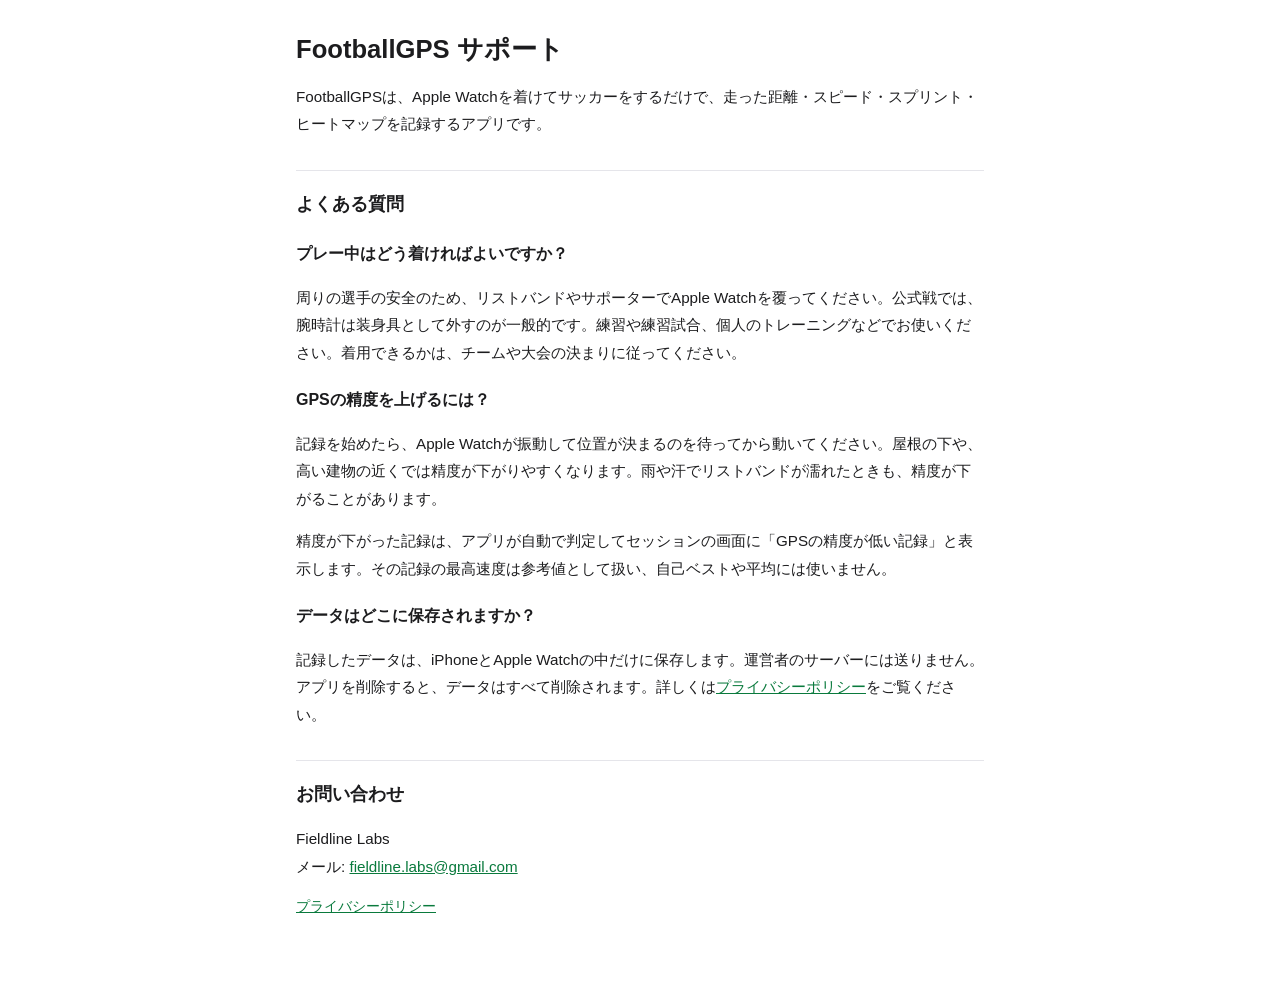
<file: site/index.html>
<!doctype html>
<!--
  FootballGPS サポートページ（GitHub Pagesで公開、App Store ConnectのサポートURLに登録する）。
  よくある質問は、アプリ内の「数値の見方と着け方」（FootballGPS/ViewsMeasurementHelpView.swift）の内容をもとにしている。
-->
<html lang="ja">
<head>
<meta charset="utf-8">
<meta name="viewport" content="width=device-width, initial-scale=1">
<title>FootballGPS サポート</title>
<link rel="stylesheet" href="style.css">
</head>
<body>
<main>
  <h1>FootballGPS サポート</h1>
  <p>FootballGPSは、Apple Watchを着けてサッカーをするだけで、走った距離・スピード・スプリント・ヒートマップを記録するアプリです。</p>

  <h2>よくある質問</h2>

  <h3>プレー中はどう着ければよいですか？</h3>
  <p>周りの選手の安全のため、リストバンドやサポーターでApple Watchを覆ってください。公式戦では、腕時計は装身具として外すのが一般的です。練習や練習試合、個人のトレーニングなどでお使いください。着用できるかは、チームや大会の決まりに従ってください。</p>

  <h3>GPSの精度を上げるには？</h3>
  <p>記録を始めたら、Apple Watchが振動して位置が決まるのを待ってから動いてください。屋根の下や、高い建物の近くでは精度が下がりやすくなります。雨や汗でリストバンドが濡れたときも、精度が下がることがあります。</p>
  <p>精度が下がった記録は、アプリが自動で判定してセッションの画面に「GPSの精度が低い記録」と表示します。その記録の最高速度は参考値として扱い、自己ベストや平均には使いません。</p>

  <h3>データはどこに保存されますか？</h3>
  <p>記録したデータは、iPhoneとApple Watchの中だけに保存します。運営者のサーバーには送りません。アプリを削除すると、データはすべて削除されます。詳しくは<a href="privacy.html">プライバシーポリシー</a>をご覧ください。</p>

  <h2>お問い合わせ</h2>
  <p>Fieldline Labs<br>
  <!-- 変えるときは privacy.html と ViewsPrivacyPolicyView.swift の SupportInfo.contactEmail も直す -->
  メール: <a href="mailto:fieldline.labs@gmail.com">fieldline.labs@gmail.com</a></p>

  <p class="nav"><a href="privacy.html">プライバシーポリシー</a></p>
</main>
</body>
</html>
</file>
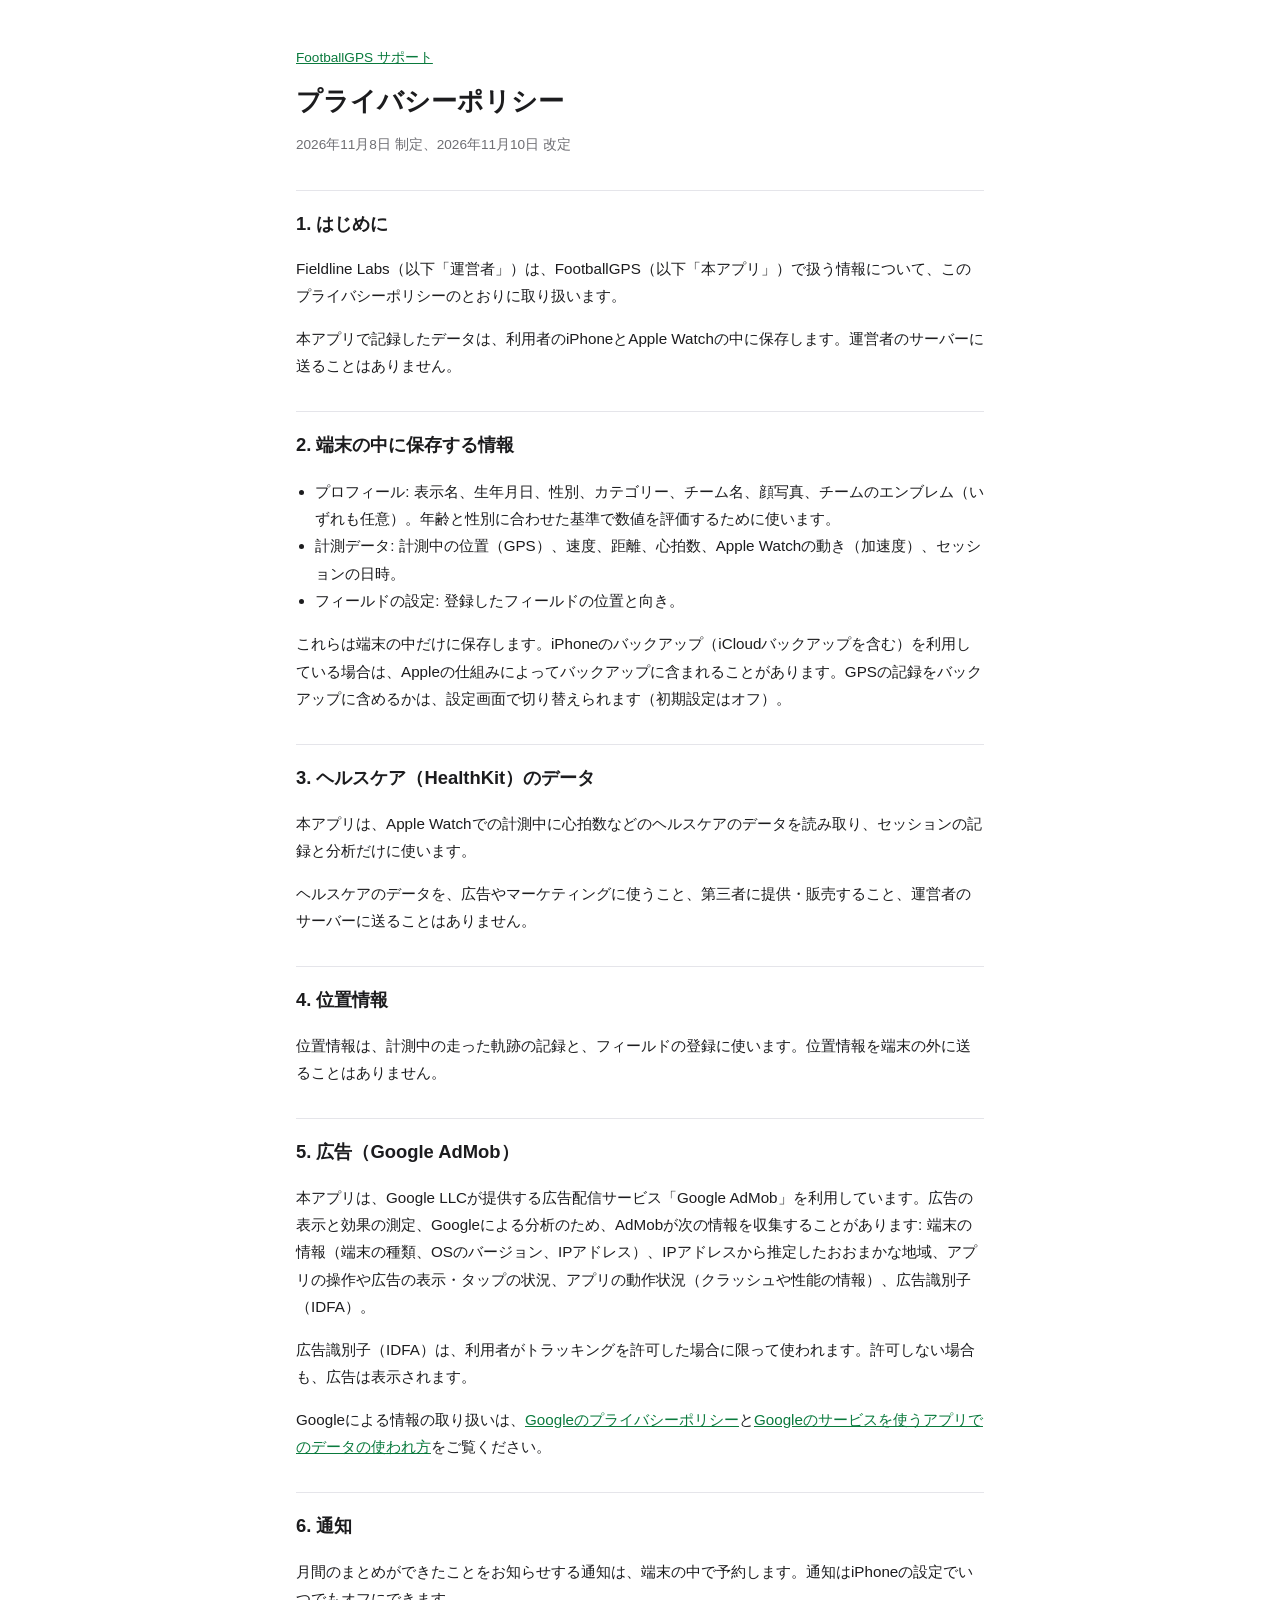
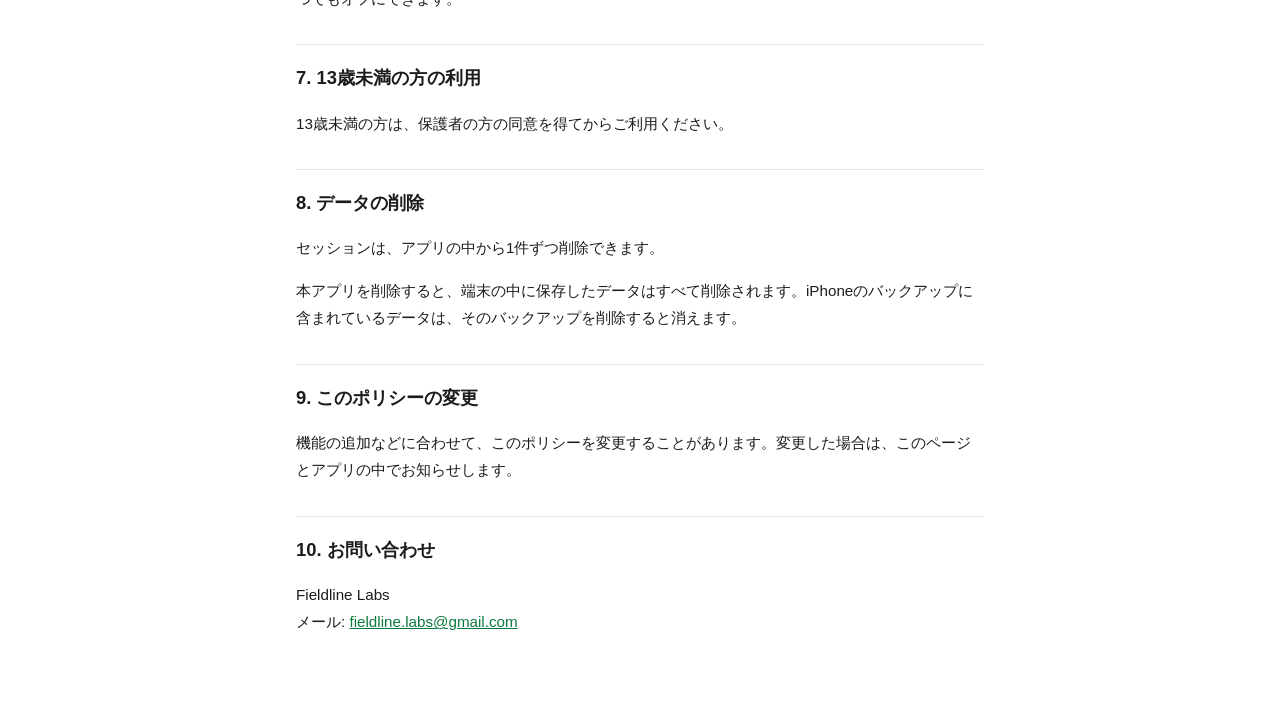
<file: site/privacy.html>
<!doctype html>
<!--
  FootballGPS プライバシーポリシー（GitHub Pagesで公開、App Store ConnectのプライバシーポリシーURLに登録する）。
  アプリ内の FootballGPS/ViewsPrivacyPolicyView.swift と同じ文面にする。片方を直したらもう片方も直し、制定日・改定日を更新する。
-->
<html lang="ja">
<head>
<meta charset="utf-8">
<meta name="viewport" content="width=device-width, initial-scale=1">
<title>プライバシーポリシー | FootballGPS</title>
<link rel="stylesheet" href="style.css">
</head>
<body>
<main>
  <p class="nav"><a href="./">FootballGPS サポート</a></p>
  <h1>プライバシーポリシー</h1>
  <p class="date">2026年11月8日 制定、2026年11月10日 改定</p>

  <h2>1. はじめに</h2>
  <p>Fieldline Labs（以下「運営者」）は、FootballGPS（以下「本アプリ」）で扱う情報について、このプライバシーポリシーのとおりに取り扱います。</p>
  <p>本アプリで記録したデータは、利用者のiPhoneとApple Watchの中に保存します。運営者のサーバーに送ることはありません。</p>

  <h2>2. 端末の中に保存する情報</h2>
  <ul>
    <li>プロフィール: 表示名、生年月日、性別、カテゴリー、チーム名、顔写真、チームのエンブレム（いずれも任意）。年齢と性別に合わせた基準で数値を評価するために使います。</li>
    <li>計測データ: 計測中の位置（GPS）、速度、距離、心拍数、Apple Watchの動き（加速度）、セッションの日時。</li>
    <li>フィールドの設定: 登録したフィールドの位置と向き。</li>
  </ul>
  <p>これらは端末の中だけに保存します。iPhoneのバックアップ（iCloudバックアップを含む）を利用している場合は、Appleの仕組みによってバックアップに含まれることがあります。GPSの記録をバックアップに含めるかは、設定画面で切り替えられます（初期設定はオフ）。</p>

  <h2>3. ヘルスケア（HealthKit）のデータ</h2>
  <p>本アプリは、Apple Watchでの計測中に心拍数などのヘルスケアのデータを読み取り、セッションの記録と分析だけに使います。</p>
  <p>ヘルスケアのデータを、広告やマーケティングに使うこと、第三者に提供・販売すること、運営者のサーバーに送ることはありません。</p>

  <h2>4. 位置情報</h2>
  <p>位置情報は、計測中の走った軌跡の記録と、フィールドの登録に使います。位置情報を端末の外に送ることはありません。</p>

  <h2>5. 広告（Google AdMob）</h2>
  <p>本アプリは、Google LLCが提供する広告配信サービス「Google AdMob」を利用しています。広告の表示と効果の測定、Googleによる分析のため、AdMobが次の情報を収集することがあります: 端末の情報（端末の種類、OSのバージョン、IPアドレス）、IPアドレスから推定したおおまかな地域、アプリの操作や広告の表示・タップの状況、アプリの動作状況（クラッシュや性能の情報）、広告識別子（IDFA）。</p>
  <p>広告識別子（IDFA）は、利用者がトラッキングを許可した場合に限って使われます。許可しない場合も、広告は表示されます。</p>
  <p>Googleによる情報の取り扱いは、<a href="https://policies.google.com/privacy">Googleのプライバシーポリシー</a>と<a href="https://policies.google.com/technologies/partner-sites">Googleのサービスを使うアプリでのデータの使われ方</a>をご覧ください。</p>

  <h2>6. 通知</h2>
  <p>月間のまとめができたことをお知らせする通知は、端末の中で予約します。通知はiPhoneの設定でいつでもオフにできます。</p>

  <h2>7. 13歳未満の方の利用</h2>
  <p>13歳未満の方は、保護者の方の同意を得てからご利用ください。</p>

  <h2>8. データの削除</h2>
  <p>セッションは、アプリの中から1件ずつ削除できます。</p>
  <p>本アプリを削除すると、端末の中に保存したデータはすべて削除されます。iPhoneのバックアップに含まれているデータは、そのバックアップを削除すると消えます。</p>

  <h2>9. このポリシーの変更</h2>
  <p>機能の追加などに合わせて、このポリシーを変更することがあります。変更した場合は、このページとアプリの中でお知らせします。</p>

  <h2>10. お問い合わせ</h2>
  <p>Fieldline Labs<br>
  <!-- 変えるときは ViewsPrivacyPolicyView.swift の SupportInfo.contactEmail と index.html も直す -->
  メール: <a href="mailto:fieldline.labs@gmail.com">fieldline.labs@gmail.com</a></p>
</main>
</body>
</html>
</file>
<file: site/style.css>
:root {
  --bg: #ffffff;
  --text: #1c1c1e;
  --muted: #6e6e73;
  --link: #0a7a3d;
  --rule: #e5e5ea;
}
@media (prefers-color-scheme: dark) {
  :root {
    --bg: #000000;
    --text: #f2f2f7;
    --muted: #98989d;
    --link: #4cd480;
    --rule: #2c2c2e;
  }
}
* { box-sizing: border-box; }
body {
  margin: 0;
  background: var(--bg);
  color: var(--text);
  font-family: -apple-system, BlinkMacSystemFont, "Hiragino Sans", "Hiragino Kaku Gothic ProN", "Noto Sans JP", sans-serif;
  line-height: 1.8;
}
main {
  max-width: 720px;
  margin: 0 auto;
  padding: 32px 16px 64px;
}
h1 { font-size: 1.6rem; line-height: 1.4; margin: 0 0 8px; }
h2 { font-size: 1.15rem; margin: 32px 0 8px; padding-top: 16px; border-top: 1px solid var(--rule); }
h3 { font-size: 1rem; margin: 20px 0 4px; }
p, li { font-size: 0.95rem; overflow-wrap: anywhere; }
ul { padding-left: 1.2em; }
a { color: var(--link); }
.date, .nav { color: var(--muted); font-size: 0.85rem; }
</file>
